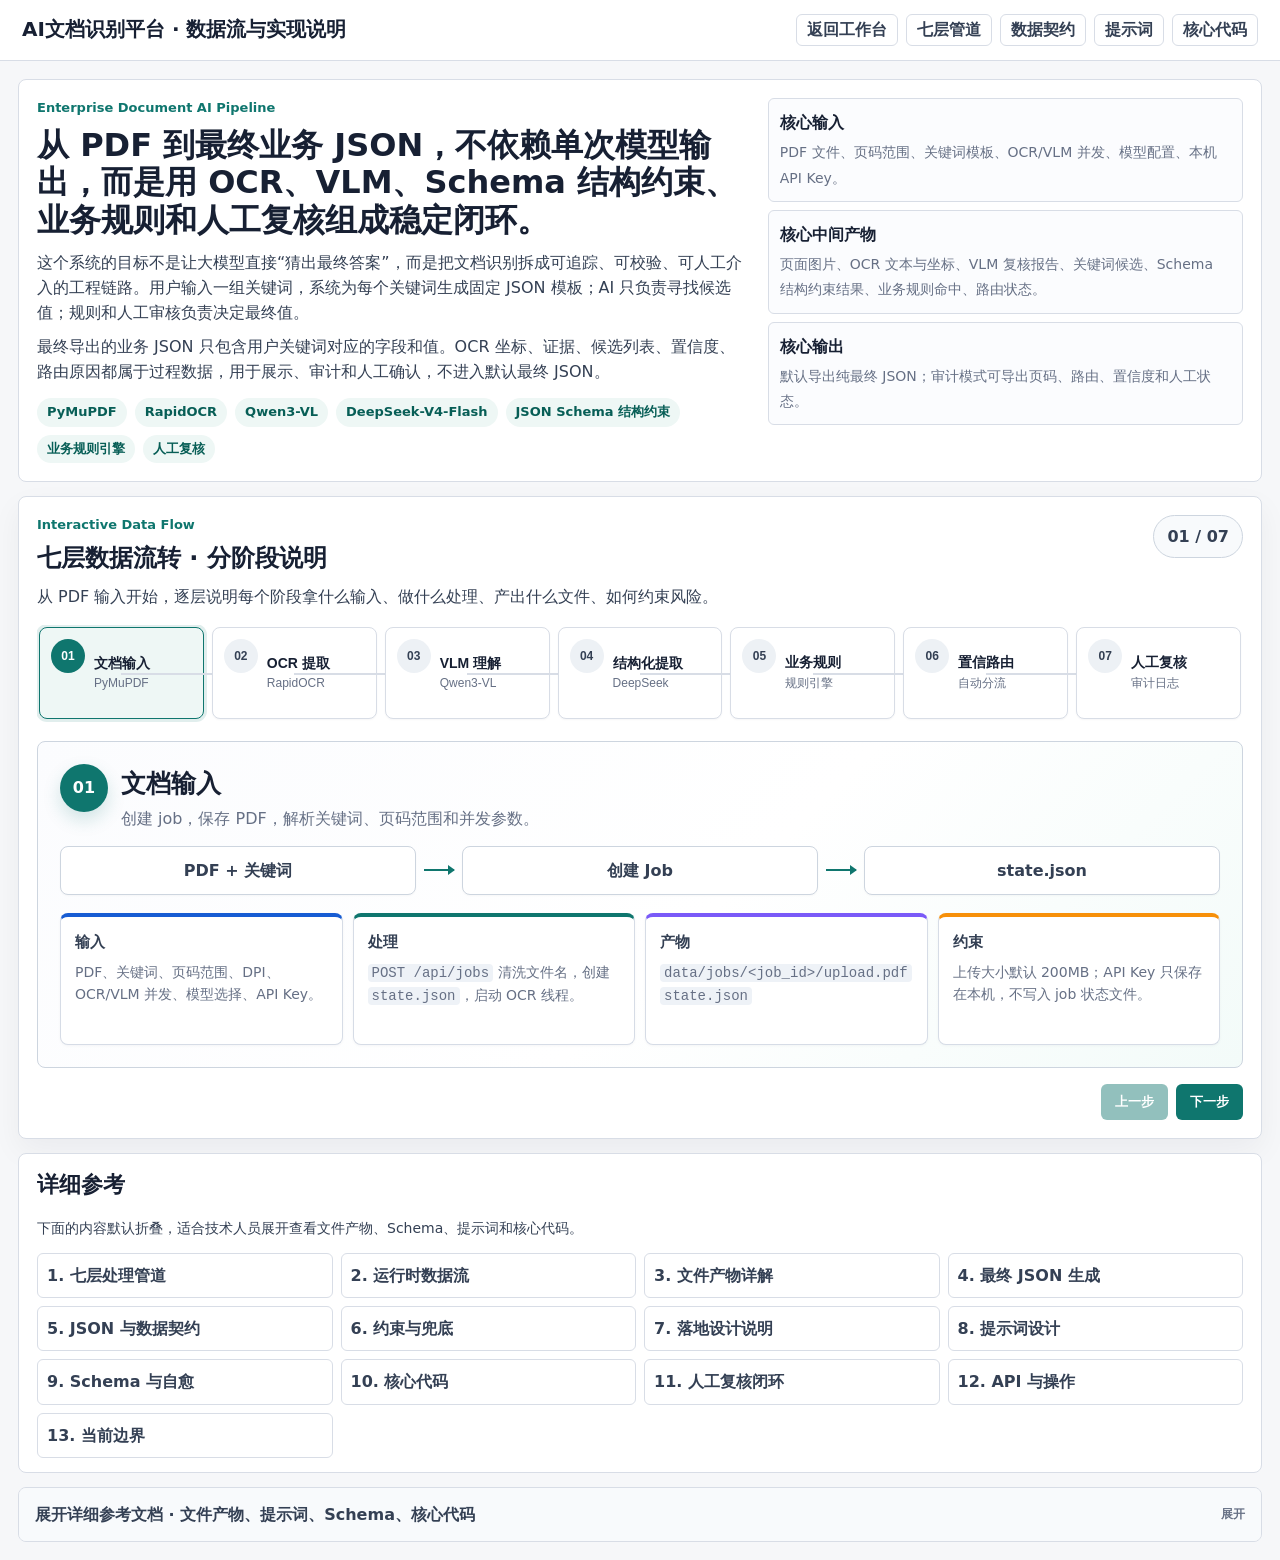
<file: templates/architecture.html>
<!doctype html>
<html lang="zh-CN">
<head>
  <meta charset="utf-8">
  <meta name="viewport" content="width=device-width, initial-scale=1">
  <title>AI文档识别平台 · 数据流与实现说明</title>
  <link rel="stylesheet" href="/static/architecture.css">
</head>
<body>
  <header>
    <h1>AI文档识别平台 · 数据流与实现说明</h1>
    <div class="nav">
      <a href="/">返回工作台</a>
      <a href="#pipeline">七层管道</a>
      <a href="#contracts">数据契约</a>
      <a href="#prompts">提示词</a>
      <a href="#code">核心代码</a>
    </div>
  </header>

  <main>
    <section class="hero">
      <div>
        <div class="eyebrow">Enterprise Document AI Pipeline</div>
        <h2>从 PDF 到最终业务 JSON，不依赖单次模型输出，而是用 OCR、VLM、Schema 结构约束、业务规则和人工复核组成稳定闭环。</h2>
        <p>这个系统的目标不是让大模型直接“猜出最终答案”，而是把文档识别拆成可追踪、可校验、可人工介入的工程链路。用户输入一组关键词，系统为每个关键词生成固定 JSON 模板；AI 只负责寻找候选值；规则和人工审核负责决定最终值。</p>
        <p>最终导出的业务 JSON 只包含用户关键词对应的字段和值。OCR 坐标、证据、候选列表、置信度、路由原因都属于过程数据，用于展示、审计和人工确认，不进入默认最终 JSON。</p>
        <div class="badgebar">
          <span class="badge">PyMuPDF</span>
          <span class="badge">RapidOCR</span>
          <span class="badge">Qwen3-VL</span>
          <span class="badge">DeepSeek-V4-Flash</span>
          <span class="badge">JSON Schema 结构约束</span>
          <span class="badge">业务规则引擎</span>
          <span class="badge">人工复核</span>
        </div>
      </div>
      <div class="summary">
        <div><b>核心输入</b><span>PDF 文件、页码范围、关键词模板、OCR/VLM 并发、模型配置、本机 API Key。</span></div>
        <div><b>核心中间产物</b><span>页面图片、OCR 文本与坐标、VLM 复核报告、关键词候选、Schema 结构约束结果、业务规则命中、路由状态。</span></div>
        <div><b>核心输出</b><span>默认导出纯最终 JSON；审计模式可导出页码、路由、置信度和人工状态。</span></div>
      </div>
    </section>

    <section class="walkthrough" id="walkthrough">
      <div class="walk-head">
        <div>
          <div class="eyebrow">Interactive Data Flow</div>
          <h2>七层数据流转 · 分阶段说明</h2>
          <p>从 PDF 输入开始，逐层说明每个阶段拿什么输入、做什么处理、产出什么文件、如何约束风险。</p>
        </div>
        <div class="walk-progress"><span id="walkProgress">01 / 07</span></div>
      </div>

      <div class="walk-tabs" role="tablist" aria-label="七层数据流转">
        <button class="walk-tab active" type="button" data-walk="0"><span>01</span><b>文档输入</b><small>PyMuPDF</small></button>
        <button class="walk-tab" type="button" data-walk="1"><span>02</span><b>OCR 提取</b><small>RapidOCR</small></button>
        <button class="walk-tab" type="button" data-walk="2"><span>03</span><b>VLM 理解</b><small>Qwen3-VL</small></button>
        <button class="walk-tab" type="button" data-walk="3"><span>04</span><b>结构化提取</b><small>DeepSeek</small></button>
        <button class="walk-tab" type="button" data-walk="4"><span>05</span><b>业务规则</b><small>规则引擎</small></button>
        <button class="walk-tab" type="button" data-walk="5"><span>06</span><b>置信路由</b><small>自动分流</small></button>
        <button class="walk-tab" type="button" data-walk="6"><span>07</span><b>人工复核</b><small>审计日志</small></button>
      </div>

      <div class="walk-panels">
        <article class="walk-panel active">
          <div class="panel-title"><span>01</span><div><h3>文档输入</h3><p>创建 job，保存 PDF，解析关键词、页码范围和并发参数。</p></div></div>
          <div class="stage-path"><span>PDF + 关键词</span><i></i><span>创建 Job</span><i></i><span>state.json</span></div>
          <div class="panel-grid">
            <div><b>输入</b><p>PDF、关键词、页码范围、DPI、OCR/VLM 并发、模型选择、API Key。</p></div>
            <div><b>处理</b><p><code>POST /api/jobs</code> 清洗文件名，创建 <code>state.json</code>，启动 OCR 线程。</p></div>
            <div><b>产物</b><p><code>data/jobs/&lt;job_id&gt;/upload.pdf</code><br><code>state.json</code></p></div>
            <div><b>约束</b><p>上传大小默认 200MB；API Key 只保存在本机，不写入 job 状态文件。</p></div>
          </div>
        </article>

        <article class="walk-panel">
          <div class="panel-title"><span>02</span><div><h3>OCR 提取</h3><p>把页面渲染成图片，并生成精确字符串池、坐标和置信度。</p></div></div>
          <div class="stage-path"><span>PDF 页面</span><i></i><span>渲染 + OCR</span><i></i><span>文本/坐标/置信度</span></div>
          <div class="panel-grid">
            <div><b>输入</b><p>原始 PDF、页码范围、DPI、OCR 重排开关、低置信阈值。</p></div>
            <div><b>处理</b><p>PyMuPDF 渲染页面，RapidOCR 识别文字块，按关键词筛选候选页。</p></div>
            <div><b>产物</b><p><code>pages/page_0001.png</code><br><code>texts/page_0001.txt</code><br><code>texts/page_0001.json</code><br><code>full_text.txt</code></p></div>
            <div><b>约束</b><p>OCR 文本只作为字符串候选池；不根据 OCR 换行和相邻关系判断字段归属。</p></div>
          </div>
        </article>

        <article class="walk-panel">
          <div class="panel-title"><span>03</span><div><h3>VLM 理解</h3><p>把页面图片和 OCR 文本一起交给视觉模型做图文互校。</p></div></div>
          <div class="stage-path"><span>页面图片 + OCR</span><i></i><span>视觉理解</span><i></i><span>复核报告</span></div>
          <div class="panel-grid">
            <div><b>输入</b><p>页面 PNG、OCR 文本、用户关键词、VLM prompt。</p></div>
            <div><b>处理</b><p>Qwen3-VL 看图判断版式、字段含义和归属，值优先从 OCR 文本中选。</p></div>
            <div><b>产物</b><p><code>vlm/page_0001.json</code>，包含复核报告、差异清单、是否需要人工复核。</p></div>
            <div><b>约束</b><p>禁止猜测；不确定就标人工复核；不使用训练知识判断日期是否合理。</p></div>
          </div>
        </article>

        <article class="walk-panel">
          <div class="panel-title"><span>04</span><div><h3>结构化提取</h3><p>根据关键词模板生成候选值，而不是直接生成最终答案。</p></div></div>
          <div class="stage-path"><span>模板 + 文本</span><i></i><span>候选抽取</span><i></i><span>结构合法 JSON</span></div>
          <div class="panel-grid">
            <div><b>输入</b><p>关键词模板、VLM 复核报告、OCR 文本、结构化 prompt。</p></div>
            <div><b>处理</b><p>DeepSeek-V4-Flash 输出 <code>template_fields[].candidates[]</code>；JSON Schema 做结构约束。</p></div>
            <div><b>产物</b><p><code>extracted/page_0001.json</code>：候选、证据、Schema 结果、原始 VLM 文本。</p></div>
            <div><b>约束</b><p>Schema 只校字段、类型、必填项、枚举和多余字段；不判断业务值是否正确。</p></div>
          </div>
        </article>

        <article class="walk-panel">
          <div class="panel-title"><span>05</span><div><h3>业务规则校验</h3><p>在结构合法之后，判断候选和值是否需要人工复核。</p></div></div>
          <div class="stage-path"><span>候选/最终值</span><i></i><span>硬规则校验</span><i></i><span>validation + final_fields</span></div>
          <div class="panel-grid">
            <div><b>输入</b><p><code>template_fields</code>、候选列表、<code>final_value</code>、历史页结果。</p></div>
            <div><b>处理</b><p>检查缺失候选、多候选、低置信、语义不匹配、金额/日期/税号/重复发票号。</p></div>
            <div><b>产物</b><p><code>validation</code>、<code>final_fields</code>、<code>rule_hits</code>、<code>low_confidence_fields</code>。</p></div>
            <div><b>约束</b><p>规则校验不调用 AI。它基于候选和最终值生成结论，并决定是否升级人工。</p></div>
          </div>
        </article>

        <article class="walk-panel">
          <div class="panel-title"><span>06</span><div><h3>置信度路由</h3><p>把每页送到自动通过、人工复核或拒绝。</p></div></div>
          <div class="stage-path"><span>规则结果</span><i></i><span>路由决策</span><i></i><span>自动/人工/拒绝</span></div>
          <div class="panel-grid">
            <div><b>输入</b><p>规则错误、规则警告、低置信字段、最终字段数量、人工状态。</p></div>
            <div><b>处理</b><p>计算 <code>routing</code>：<code>auto_approve</code>、<code>human_review</code>、<code>rejected</code>。</p></div>
            <div><b>产物</b><p><code>extraction_summary</code> 和 <code>quality_summary</code>，供工作台顶部汇总展示。</p></div>
            <div><b>约束</b><p>只让高置信、无规则问题的页面自动过；有歧义就人工复核。</p></div>
          </div>
        </article>

        <article class="walk-panel">
          <div class="panel-title"><span>07</span><div><h3>人工复核</h3><p>人选择候选或手动填写，最终生成固定关键词 JSON。</p></div></div>
          <div class="stage-path"><span>候选 + 证据</span><i></i><span>人工确认</span><i></i><span>最终 JSON</span></div>
          <div class="panel-grid">
            <div><b>输入</b><p>候选值、OCR bbox、规则原因、VLM 报告、人工处理原因。</p></div>
            <div><b>处理</b><p>候选默认选第一个；再次点击取消；保存后写入 <code>final_value</code>，通过后设置人工状态。</p></div>
            <div><b>产物</b><p><code>final_fields</code>、默认导出的最终 JSON、<code>review_samples.jsonl</code>。</p></div>
            <div><b>约束</b><p>默认导出只保留关键词和值；bbox、证据、候选列表仅用于审计和人工核验。</p></div>
          </div>
        </article>
      </div>

      <div class="walk-actions">
        <button id="walkPrev" type="button">上一步</button>
        <button id="walkNext" type="button">下一步</button>
      </div>
    </section>

    <section class="section compact-section">
      <h2>详细参考</h2>
      <p class="muted">下面的内容默认折叠，适合技术人员展开查看文件产物、Schema、提示词和核心代码。</p>
      <div class="toc">
        <a href="#pipeline">1. 七层处理管道</a>
        <a href="#runtime">2. 运行时数据流</a>
        <a href="#artifacts">3. 文件产物详解</a>
        <a href="#final-json">4. 最终 JSON 生成</a>
        <a href="#contracts">5. JSON 与数据契约</a>
        <a href="#constraints">6. 约束与兜底</a>
        <a href="#design-notes">7. 落地设计说明</a>
        <a href="#prompts">8. 提示词设计</a>
        <a href="#schema">9. Schema 与自愈</a>
        <a href="#code">10. 核心代码</a>
        <a href="#review">11. 人工复核闭环</a>
        <a href="#api">12. API 与操作</a>
        <a href="#limits">13. 当前边界</a>
      </div>
    </section>

    <details class="reference-doc">
      <summary>展开详细参考文档 · 文件产物、提示词、Schema、核心代码</summary>
      <div class="reference-body">

    <section id="pipeline" class="section">
      <h2>1. 七层处理管道</h2>
      <div class="flow">
        <div class="step"><span class="step-no">01</span><b>文档输入</b><small>PyMuPDF</small><p>上传 PDF，解析页码范围，按 DPI 渲染每页图片，建立 job 状态和页面目录。</p></div>
        <div class="step"><span class="step-no">02</span><b>OCR 提取</b><small>RapidOCR</small><p>识别文字、坐标、置信度，生成全文 OCR、逐页文本和 OCR JSON。</p></div>
        <div class="step"><span class="step-no">03</span><b>VLM 理解</b><small>Qwen3-VL</small><p>把页面图片和 OCR 文本一起交给多模态模型，输出复核报告和差异说明。</p></div>
        <div class="step"><span class="step-no">04</span><b>结构化提取</b><small>DeepSeek + Schema 结构约束</small><p>根据用户关键词生成模板，AI 为每个关键词归集候选值；Schema 只校字段、类型、必填项和枚举。</p></div>
        <div class="step"><span class="step-no">05</span><b>业务规则校验</b><small>数据合理性校验</small><p>在结构合法之后，再检查缺失候选、多候选、低置信、语义不匹配、金额/日期等业务规则。</p></div>
        <div class="step"><span class="step-no">06</span><b>置信度路由</b><small>自动分流</small><p>根据规则错误、警告、低置信字段和人工状态决定自动通过、人工复核或拒绝。</p></div>
        <div class="step"><span class="step-no">07</span><b>人工复核</b><small>审计日志</small><p>人工选择候选或手动填写最终值，保存样本，生成固定字段最终 JSON。</p></div>
      </div>
      <p class="note">设计原则：模型负责理解和候选生成，JSON Schema 负责结构稳定，业务规则负责数据合理性，人工复核负责低置信兜底。AI 不直接写入关键业务状态，最终 JSON 必须经过模板、规则和人工/自动路由。</p>
    </section>

    <section id="runtime" class="section">
      <h2>2. 运行时数据流</h2>
      <div class="diagram">
        <div class="lane"><div class="lane-title">用户输入</div><div class="lane-body">PDF、关键词、页码范围、DPI、OCR 并发、VLM 并发、模型、API Key。</div></div>
        <div class="lane"><div class="lane-title">任务状态</div><div class="lane-body"><code>JobStore</code> 保存 <code>state.json</code>，包括 <code>page_results</code>、<code>vlm_results</code>、<code>extracted_results</code>、<code>quality_summary</code>。</div></div>
        <div class="lane"><div class="lane-title">文件产物</div><div class="lane-body"><code>pages/page_0001.png</code>、<code>texts/page_0001.txt</code>、<code>texts/page_0001.json</code>、<code>vlm/page_0001.json</code>、<code>extracted/page_0001.json</code>。</div></div>
        <div class="lane"><div class="lane-title">结构化结果</div><div class="lane-body"><code>template_fields</code> 存候选和过程证据，<code>final_fields</code> 存最终确认字段，<code>validation</code> 存规则结果，<code>routing</code> 存流转结论。</div></div>
        <div class="lane"><div class="lane-title">导出结果</div><div class="lane-body">默认 <code>/api/jobs/&lt;job_id&gt;/export</code> 只返回最终字段 JSON；<code>?include_review=1</code> 返回审计包。</div></div>
      </div>
    </section>

    <section id="artifacts" class="section">
      <h2>3. 文件产物详解</h2>
      <p>系统按 job 隔离所有运行时文件。一个任务会落在 <code>data/jobs/&lt;job_id&gt;/</code> 目录下。私密 API Key 不写入这里，重启后从本机 <code>local_settings.json</code> 读取。</p>
      <h3>目录结构</h3>
      <pre><code>data/
  jobs/
    20260709_131500_ab12cd34/
      state.json
      upload.pdf
      full_text.txt
      pages/
        page_0001.png
      texts/
        page_0001.txt
        page_0001.json
      vlm/
        page_0001.json
      extracted/
        page_0001.json
      audit.jsonl
  keyword_history.json
  review_samples.jsonl</code></pre>
      <h3>每个文件的作用</h3>
      <table>
        <thead><tr><th>文件/目录</th><th>由谁生成</th><th>内容</th><th>用途</th></tr></thead>
        <tbody>
          <tr><td><code>state.json</code></td><td><code>JobStore.save()</code></td><td>任务公开状态、页数、OCR 结果摘要、VLM 结果摘要、结构化摘要、质量汇总。</td><td>前端轮询 <code>/api/jobs/&lt;job_id&gt;</code> 的主要数据源；也用于历史列表恢复。</td></tr>
          <tr><td><code>upload.pdf</code></td><td><code>POST /api/jobs</code></td><td>用户上传 PDF，文件名经过 <code>safe_name()</code> 清洗。</td><td>后续页面渲染、OCR 重跑、VLM 图片输入都依赖原始 PDF。</td></tr>
          <tr><td><code>pages/page_0001.png</code></td><td><code>OcrService.render_page()</code></td><td>PyMuPDF 按 DPI 渲染出的单页图片。</td><td>前端预览、VLM 图片输入、bbox 高亮底图。</td></tr>
          <tr><td><code>texts/page_0001.txt</code></td><td>OCR 阶段</td><td>本页 OCR 纯文本。</td><td>作为 VLM 底稿和结构化提取的文本输入。</td></tr>
          <tr><td><code>texts/page_0001.json</code></td><td>OCR 阶段</td><td>OCR 块数组，包含文本、坐标、置信度。</td><td>为候选值挂载 <code>ocr_value</code>、<code>ocr_score</code>、<code>bbox</code>，供人工定位核验。</td></tr>
          <tr><td><code>full_text.txt</code></td><td>OCR 阶段</td><td>所有页面 OCR 文本拼接。</td><td>下载全文 OCR、调试 OCR 覆盖情况。</td></tr>
          <tr><td><code>vlm/page_0001.json</code></td><td><code>VlmService.run_page()</code></td><td>VLM 复核报告、模型名、耗时、usage、是否需要人工复核。</td><td>结构化提取的上游语义输入；也用于前端“AI 美化展示”。</td></tr>
          <tr><td><code>extracted/page_0001.json</code></td><td><code>ExtractionService.save_result()</code></td><td>结构化结果、候选、Schema 结构约束结果、规则结果、路由、最终字段。</td><td>人工审核、最终 JSON 导出、审计导出、质量汇总。</td></tr>
          <tr><td><code>audit.jsonl</code></td><td><code>AuditLog</code></td><td>OCR/VLM/结构化/人工审核/导出等事件流水。</td><td>排障、回放、审计。</td></tr>
          <tr><td><code>data/review_samples.jsonl</code></td><td><code>ReviewSamples.write_field_change()</code></td><td>人工修改样本：候选列表、模型值、人工值、OCR 文本、VLM 报告。</td><td>后续 few-shot、规则优化、字段同义词表和训练数据。</td></tr>
          <tr><td><code>data/keyword_history.json</code></td><td><code>record_keyword_history()</code></td><td>最近使用过的关键词组合。</td><td>前端关键词输入联想。</td></tr>
        </tbody>
      </table>

      <h3>state.json 关键字段</h3>
      <table>
        <thead><tr><th>字段</th><th>含义</th></tr></thead>
        <tbody>
          <tr><td><code>page_results</code></td><td>OCR 页级摘要：页码、字数、命中关键词、平均置信度、低置信块数量、是否候选页。</td></tr>
          <tr><td><code>vlm_results</code></td><td>VLM 页级状态：queued/running/done/failed、模型、复核文本、是否需要人工复核。</td></tr>
          <tr><td><code>extracted_results</code></td><td>结构化页级摘要：routing、doc_type、confidence、低置信字段、规则命中。</td></tr>
          <tr><td><code>extraction_summary</code></td><td>按路由聚合的页数：auto_approve、human_review、rejected、failed。</td></tr>
          <tr><td><code>quality_summary</code></td><td>质量面板数据：路由分布、低置信字段统计、规则命中统计。</td></tr>
          <tr><td><code>page_numbers</code></td><td>本任务实际处理的页码范围。VLM 批量提交会校验只能提交这些页。</td></tr>
        </tbody>
      </table>
    </section>

    <section id="final-json" class="section">
      <h2>4. 最终 JSON 是怎么生成的</h2>
      <p class="note">核心结论：规则校验不是负责“填值”的模型步骤。AI 负责生成候选；程序可在极高置信强匹配时自动选择；人工审核可以选择候选或手动填写；业务规则负责判断这些值是否需要人工复核，并把已确认值汇总成 <code>final_fields</code>。</p>

      <h3>数据对象之间的关系</h3>
      <pre><code>用户关键词
  ↓ build_template()
template_fields["发票号"]              # 固定模板字段
  ↓ LLM 只填 candidates[]
candidates[]                          # 多个候选，不是最终答案
  ↓ 自动强匹配 / 人工选择 / 手动填写
final_value                           # 单个字段的最终确认值
  ↓ validate_document()
final_fields                          # 本页最终字段字典
  ↓ ExportService.export_job()
最终业务 JSON                          # 默认导出，只保留关键词和值</code></pre>

      <h3>三个填值来源</h3>
      <table>
        <thead><tr><th>来源</th><th>什么时候发生</th><th>写入哪里</th><th>说明</th></tr></thead>
        <tbody>
          <tr><td>AI 候选</td><td>结构化提取阶段</td><td><code>template_fields[key].candidates[]</code></td><td>AI 不应该直接拍板最终值，主要提供候选值、识别成什么字段、置信度和证据。</td></tr>
          <tr><td>程序自动选择</td><td>业务规则校验阶段</td><td><code>final_value</code>、<code>selected_candidate_index</code>、<code>review_status=auto_selected</code></td><td>只有一个候选、置信度 >= 0.9、且候选识别名和关键词语义强匹配时才自动填。</td></tr>
          <tr><td>人工审核</td><td>人工复核阶段</td><td><code>final_value</code>、<code>manual_value</code>、<code>selected_candidate_index</code>、<code>review_status</code></td><td>人工可以选择候选，也可以手填。候选默认选第一个；再次点击已选候选会取消，保存后留空。</td></tr>
        </tbody>
      </table>

      <h3>自动选择逻辑</h3>
      <pre><code># ocr_app/validation.py
if not field.get("final_value") and len(candidates) == 1 and best and best.get("confidence", 0) >= 0.9:
    recognized = (best.get("recognized_as") or "").replace(" ", "")
    compact_name = str(name).replace(" ", "")
    if compact_name and (compact_name in recognized or recognized in compact_name):
        field["final_value"] = best.get("value", "")
        field["selected_candidate_index"] = 0
        field["review_status"] = "auto_selected"
        best["selected"] = True</code></pre>

      <h3>人工保存逻辑</h3>
      <pre><code># ocr_app/extraction.py
manual_value = str(value.get("manual_value") or "").strip()
final_value = manual_value

if not final_value and isinstance(selected, int) and 0 <= selected < len(candidates):
    final_value = candidates[selected].get("value", "")
    for idx, candidate in enumerate(candidates):
        candidate["selected"] = idx == selected
else:
    for candidate in candidates:
        candidate["selected"] = False

current["selected_candidate_index"] = selected
current["manual_value"] = manual_value
current["final_value"] = final_value
current["review_status"] = "manual" if manual_value else "accepted" if final_value else "pending"</code></pre>

      <h3>规则校验后得到什么结果</h3>
      <table>
        <thead><tr><th>输出字段</th><th>作用</th></tr></thead>
        <tbody>
          <tr><td><code>validation.errors</code></td><td>错误级规则结果，例如结构化失败或关键字段无法解析。</td></tr>
          <tr><td><code>validation.warnings</code></td><td>警告级规则结果，例如多候选、语义不匹配、低置信。</td></tr>
          <tr><td><code>validation.rules</code></td><td>完整规则命中列表，前端规则页展示。</td></tr>
          <tr><td><code>validation.low_confidence_fields</code></td><td>低置信字段列表，用于质量汇总和路由。</td></tr>
          <tr><td><code>routing</code></td><td>本页流向：auto_approve、human_review、rejected。</td></tr>
          <tr><td><code>final_fields</code></td><td>只收集已有 <code>final_value</code> 的关键词字段，是默认导出的来源。</td></tr>
        </tbody>
      </table>

      <h3>导出逻辑</h3>
      <pre><code># ocr_app/export.py
if item.get("template_fields"):
    fields = item.get("final_fields") if isinstance(item.get("final_fields"), dict) else {}
    if not fields:
        fields = {
            key: field.get("final_value", "")
            for key, field in (item.get("template_fields") or {}).items()
            if isinstance(field, dict)
        }
    for key, value in fields.items():
        if value and not final_fields.get(key):
            final_fields[key] = value

if has_template_result and not include_review:
    return final_fields</code></pre>
      <p class="warn note">所以回答你的问题：不是“规则校验完 AI 自动填到关键词 JSON”。更准确是：AI 先生成候选；程序/人工把某个候选或手填值写入 <code>final_value</code>；规则校验基于 <code>final_value</code> 生成 <code>final_fields</code> 和路由；最终导出只拿 <code>final_fields</code>。</p>
    </section>

    <section id="contracts" class="section">
      <h2>5. JSON 与数据契约</h2>
      <div class="grid two">
        <div class="card">
          <b>用户关键词模板</b>
          <span>用户输入 10 个关键词，就生成 10 个固定字段。字段 key 不能被模型新增或删除。</span>
          <pre><code>{
  "发票号": {
    "label": "发票号",
    "keyword": "发票号",
    "final_value": "",
    "review_status": "pending",
    "selected_candidate_index": null,
    "candidates": []
  }
}</code></pre>
        </div>
        <div class="card">
          <b>最终成果 JSON</b>
          <span>只保留关键词字段和值，不包含 bbox、证据、多个候选、置信度等过程字段。</span>
          <pre><code>{
  "发票号": "031002400111",
  "金额": "2680.00",
  "日期": "2026-06-15",
  "销售方": "示例科技有限公司"
}</code></pre>
        </div>
      </div>
      <h3>模板候选字段</h3>
      <pre><code>{
  "value": "031002400111",
  "recognized_as": "发票代码",
  "source": "ocr",
  "confidence": 0.82,
  "evidence": "OCR 块命中发票代码 031002400111",
  "ocr_value": "发票代码 031002400111",
  "ocr_score": 0.91,
  "bbox": [[120, 88], [360, 88], [360, 116], [120, 116]],
  "selected": false
}</code></pre>
      <p class="note">候选字段里的 <code>bbox</code> 是 OCR 文字块坐标，只用于页面高亮和人工核验。默认导出时会被剔除。</p>
    </section>

    <section id="constraints" class="section">
      <h2>6. 约束、校验与兜底</h2>
      <div class="grid four">
        <div class="card"><b>提示词约束</b><span>要求模型只输出 JSON，不要 Markdown，不要额外解释；字段必须来自用户关键词模板。</span></div>
        <div class="card"><b>JSON Schema 结构约束</b><span>只校验字段名、类型、候选数组、置信度范围、source 枚举和多余字段；不判断字段值是否业务正确。</span></div>
        <div class="card"><b>重试修复</b><span>Schema 或 JSON 解析失败时，把错误作为 error hint 重新要求模型修复。</span></div>
        <div class="card"><b>硬规则引擎</b><span>对缺失候选、多候选、低置信、语义不匹配等结果做业务拦截。</span></div>
      </div>
      <h3>Schema 结构约束片段</h3>
      <pre><code>source: ocr | vlm | manual | unknown
confidence: number, minimum 0, maximum 1
template_fields.required: 用户输入的全部关键词
template_fields.additionalProperties: false
candidates.required: value, recognized_as, source, confidence, evidence</code></pre>
      <h3>路由规则</h3>
      <table>
        <thead><tr><th>状态</th><th>触发条件</th><th>后续动作</th></tr></thead>
        <tbody>
          <tr><td>自动通过</td><td>模板字段均有最终值，未命中错误或警告规则。</td><td>可进入默认最终 JSON。</td></tr>
          <tr><td>人工复核</td><td>缺失候选、多候选、低置信、语义不匹配、人工未确认。</td><td>进入人工审核页，选择候选或手动填写。</td></tr>
          <tr><td>拒绝</td><td>结构化失败、关键错误、人工拒绝。</td><td>默认导出跳过；审计导出保留状态。</td></tr>
        </tbody>
      </table>
    </section>

    <section id="design-notes" class="section">
      <h2>7. 落地设计说明</h2>
      <div class="grid two">
        <div class="card">
          <b>识别可靠性设计</b>
          <span>核心思路是 OCR 和 VLM 分工，而不是二选一。OCR 负责提供精确字符串池，VLM 负责看图片版式和字段归属，后端规则和人工审核负责兜底。</span>
        </div>
        <div class="card">
          <b>JSON 稳定性设计</b>
          <span>不要让 LLM 自己设计结构。先给完整模板，再用 JSON Schema 做运行时结构校验，失败后把错误原文反馈给同一个模型自愈重试。</span>
        </div>
      </div>

      <h3>OCR + VLM 分工</h3>
      <table>
        <thead><tr><th>层</th><th>优势</th><th>风险</th><th>系统约束</th></tr></thead>
        <tbody>
          <tr><td>OCR</td><td>数字、金额、日期、编号字符本身更稳定。</td><td>排版顺序、换行、相邻关系、上下文归属可能错。</td><td>只作为字符串候选池，不根据 OCR 排版推断甲乙方、金额归属。</td></tr>
          <tr><td>VLM</td><td>能看图片版式、表格关系、字段标签和视觉上下文。</td><td>可能幻觉、漏字、把不确定字段强行填值。</td><td>必须以图片版式判断字段含义，值优先从 OCR 文本中选；不确定就标人工复核。</td></tr>
          <tr><td>后端规则</td><td>稳定、可解释、可回放。</td><td>只能校验明确规则，不能理解复杂语义。</td><td>金额、日期、税号、重复发票号、候选数量、低置信度等全部过规则。</td></tr>
          <tr><td>人工审核</td><td>处理歧义和低置信字段。</td><td>有人工成本。</td><td>只把真正有歧义的单子送人工，且保存样本用于后续优化。</td></tr>
        </tbody>
      </table>

      <h3>候选值而不是单值强提取</h3>
      <p>宽泛关键词，例如“金额”，天然可能对应支付金额、贷款金额、价税合计、不含税金额、税额。系统不要求模型猜一个唯一值，而是要求模型返回 candidates 数组，人工或规则再决定最终值。</p>
      <pre><code>{
  "金额": {
    "candidates": [
      {
        "value": "1200.00",
        "source": "ocr",
        "confidence": 0.92,
        "recognized_as": "价税合计",
        "evidence": "价税合计 1200.00"
      },
      {
        "value": "1034.48",
        "source": "vlm",
        "confidence": 0.75,
        "recognized_as": "不含税金额",
        "evidence": "不含税金额栏"
      }
    ],
    "final_value": ""
  }
}</code></pre>

      <h3>置信度路由</h3>
      <div class="grid three">
        <div class="card"><b>自动入库</b><span>全字段置信度高、VLM 复核通过、Schema 结构合法，且业务规则校验通过。</span></div>
        <div class="card"><b>人工审核</b><span>部分字段低置信、多候选、VLM 标注需要复核、关键字段为空或语义不匹配。</span></div>
        <div class="card"><b>拒绝/重传</b><span>结构化完全失败、无可用 VLM 报告、核心字段无法解析且没有候选。</span></div>
      </div>

      <h3>业务规则交叉校验</h3>
      <table>
        <thead><tr><th>规则</th><th>实现方式</th><th>命中后处理</th></tr></thead>
        <tbody>
          <tr><td>金额三方校验</td><td>不含税金额 + 税额 ≈ 含税总额，误差超过 0.02 元报警。</td><td>升级人工复核，不直接自动过。</td></tr>
          <tr><td>日期格式</td><td>支持 20260101、2026-01-01、2026年1月1日 等格式归一解析。</td><td>解析失败进入规则错误。</td></tr>
          <tr><td>税号格式</td><td>15/18/20 位数字和大写字母。</td><td>格式可疑进入人工复核。</td></tr>
          <tr><td>同批次重复发票号</td><td>同一个 job 内对已提取结果做重复检测。</td><td>标记警告，进入人工确认。</td></tr>
          <tr><td>页级独立路由</td><td>每页独立跑 OCR、VLM、结构化、规则和路由。</td><td>一页自动过不影响另一页人工复核。</td></tr>
        </tbody>
      </table>
    </section>

    <section id="prompts" class="section">
      <h2>8. 提示词设计</h2>
      <h3>VLM 复核提示词：看图那一层</h3>
      <p>这一层的任务是图文互校，不是直接提取最终 JSON。输出故意使用自然语言报告，让视觉模型充分说明依据、差异和不确定点，后面再交给结构化提取层处理。</p>
      <pre><code>请作为“文档字段核对助手”处理这页扫描件。

你会同时收到：
1. 页面图片
2. 本页 OCR 文本

核对规则：
1. OCR 文本排版可能混乱，但数字、编号、日期、金额通常更准确。
2. OCR 字符串之间的先后顺序、换行、相邻关系可能完全混乱，不要根据 OCR 排版推断字段归属或逻辑关系。
3. 字段含义、位置、归属、表格关系、甲乙方关系必须以页面图片中的视觉版式和明确标签为准。
4. 请根据图片判断字段含义，再优先从 OCR 文本中选取精确字段值。
5. 如果 OCR 与图片不一致、图片不清晰、存在多个候选值，必须标记“需要人工复核”。
6. 不要猜测，不要补全不存在的信息。
7. 不要使用训练知识或知识截止时间去判断日期是否合理。

输出格式必须包含：
## 复核结论
## 字段结果
## 差异清单</code></pre>
      <h3>VLM 动态注入</h3>
      <pre><code>if keywords:
    prompt += "\n本文件的筛选关键词：" + "、".join(keywords)
    prompt += "\n请优先围绕这些关键词识别相关字段、数值、日期、单位名称和页面证据。"

if ocr_text:
    prompt += "\n\n本页 OCR 文本如下，作为核对底稿：\n```text\n" + ocr_text[:12000] + "\n```"
else:
    prompt += "\n\n本页没有可用 OCR 文本，请仅根据图片识别，并在复核原因中说明。"</code></pre>
      <p class="note">规则 2 是核心：OCR 排版关系不可信。规则 7 用来防止模型因为训练知识或知识截止时间对 2026 年单据做幻觉判断。</p>

      <h3>Extraction Prompt：结构化提取那一层</h3>
      <p>这一层只吃文本，不看图。输入是 VLM 报告 + OCR 文本，输出是严格 JSON。视觉模型和结构化模型分开：VLM 用 Qwen3-VL，文本到 JSON 用 DeepSeek-V4-Flash。</p>
      <pre><code>你是文档关键词模板抽取引擎。请只输出合法 JSON，不要输出 Markdown。

用户会给出一组关键词。每个关键词都是最终 JSON 的目标字段，不能增加字段，不能删除字段。
你的任务不是自由总结文档字段，而是为每个关键词寻找候选值。

规则：
1. template_fields 的 key 必须和给定关键词完全一致。
2. 每个关键词可以有 0 到多个 candidates。
3. 如果识别到的字段名和关键词不完全一致，也可以作为候选，
   但必须在 recognized_as 中写出它在文档里实际像什么字段。
4. 如果关键词较宽泛，例如“金额”，应返回多个相关候选。
5. 不要把候选值直接当最终值，final_value 默认留空，
   除非字段名强匹配且置信度很高。
6. confidence 取 0 到 1。source 只能是 ocr、vlm、manual 或 unknown。</code></pre>
      <h3>Extraction 动态注入</h3>
      <pre><code>prompt += "\n\n关键词列表：\n" + json.dumps(keywords or [], ensure_ascii=False)
prompt += "\n\n必须填充的 JSON 模板：\n" + json.dumps({"template_fields": template}, ensure_ascii=False, indent=2)

if error_hint:
    prompt += "\n上一次输出解析失败，请修复为严格 JSON。错误：" + error_hint[:500]

prompt += "\n\nVLM 复核报告：\n" + (vlm_text or "")[:12000]
prompt += "\n\nOCR 文本：\n" + (ocr_text or "")[:12000]</code></pre>
      <h3>模板骨架示例</h3>
      <pre><code>{
  "template_fields": {
    "发票号": {
      "label": "发票号",
      "keyword": "发票号",
      "final_value": "",
      "review_status": "pending",
      "selected_candidate_index": null,
      "candidates": []
    },
    "金额": {
      "label": "金额",
      "keyword": "金额",
      "final_value": "",
      "review_status": "pending",
      "selected_candidate_index": null,
      "candidates": []
    }
  }
}</code></pre>
      <p class="warn note">关键点：提示词不是唯一约束。提示词只负责第一层行为引导，后面还有 JSON Schema 结构约束、业务规则、路由、人工审核和审计日志。Schema 不负责判断业务值对不对。</p>
    </section>

    <section id="schema" class="section">
      <h2>9. JSON Schema 结构约束与自愈重试</h2>
      <p class="note">这里的 JSON Schema 属于结构化提取阶段的格式和结构约束层。它保证模型输出可解析、字段完整、类型正确，但不判断发票号是否真实、金额是否应该选价税合计、日期是否和行程匹配。这些属于下一层业务规则和人工复核。</p>
      <h3>为什么先给模板，不让 LLM 设计结构</h3>
      <p>最有效的格式稳定手段，是在 prompt 里直接给完整 JSON 骨架，让 LLM 只负责填 candidates，不负责设计 key。不给骨架时，模型可能把“发票号”写成 <code>invoice_number</code>、<code>发票号码</code> 或自己新增字段。</p>

      <h3>动态 Schema 构建</h3>
      <pre><code>def build_template_schema(template_fields):
    field_names = list(template_fields.keys())
    field_schema = {
        "type": "object",
        "required": ["label", "keyword", "final_value", "review_status",
                     "selected_candidate_index", "candidates"],
        "properties": {
            "label": {"type": "string"},
            "keyword": {"type": "string"},
            "final_value": {"type": "string"},
            "review_status": {"type": "string"},
            "selected_candidate_index": {"anyOf": [{"type": "integer"}, {"type": "null"}]},
            "candidates": {
                "type": "array",
                "items": {
                    "type": "object",
                    "required": ["value", "recognized_as", "source", "confidence", "evidence"],
                    "properties": {
                        "value": {"type": "string"},
                        "recognized_as": {"type": "string"},
                        "source": {"enum": ["ocr", "vlm", "manual", "unknown"]},
                        "confidence": {"type": "number", "minimum": 0, "maximum": 1},
                        "evidence": {"type": "string"}
                    }
                }
            }
        }
    }
    return {
        "type": "object",
        "required": ["doc_type", "template_fields"],
        "properties": {
            "doc_type": {"type": "string"},
            "template_fields": {
                "type": "object",
                "required": field_names,
                "properties": {name: field_schema for name in field_names},
                "additionalProperties": False
            }
        }
    }</code></pre>

      <h3>错误信息精确到路径</h3>
      <pre><code>def validate_template_payload(payload, template_fields):
    schema = build_template_schema(template_fields)
    validator = Draft202012Validator(schema)
    errors = sorted(validator.iter_errors(payload), key=lambda e: list(e.path))
    return [
        (".".join(str(p) for p in e.path) or "$") + ": " + e.message
        for e in errors
    ]</code></pre>

      <h3>自愈重试</h3>
      <pre><code>last_error = ""
for attempt in range(3):
    raw = call_llm(..., error_hint=last_error)
    try:
        parsed = extract_json_fragment(raw)
        errors = validate_schema(parsed)
        if errors:
            raise ValueError("Schema 校验失败：" + "; ".join(errors[:3]))
        return parsed
    except (json.JSONDecodeError, ValueError) as exc:
        last_error = str(exc)</code></pre>

      <h3>容错解析</h3>
      <pre><code>def extract_json_fragment(text):
    text = text.strip()
    if text.startswith("```"):
        text = re.sub(r"^```(?:json)?\s*", "", text)
        text = re.sub(r"\s*```$", "", text)
    try:
        return json.loads(text)
    except json.JSONDecodeError:
        pass
    start, end = text.find("{"), text.rfind("}")
    if start >= 0 and end > start:
        return json.loads(text[start:end + 1])
    raise ValueError("LLM 未返回合法 JSON")</code></pre>

      <p class="note">不建议再套一层“格式校验 Agent”。把 Schema 错误直接反馈给原模型重试，通常效果接近，成本和延迟更低。</p>
    </section>

    <section id="code" class="section">
      <h2>10. 核心代码说明</h2>
      <div class="codegrid">
        <div>
          <h3>服务初始化</h3>
          <pre><code># ocr_app/routes.py
service_lock = threading.Lock()

def get_services():
    global ocr_service, vlm_service
    if ocr_service is None:
        with service_lock:
            if ocr_service is None:
                ocr_service = OcrService(
                    store,
                    lambda job_id, page_no: vlm_service.schedule(job_id, page_no),
                    audit_log,
                )
                vlm_service = VlmService(
                    store,
                    ocr_service.render_page,
                    audit_log,
                    extraction_service,
                )
    return ocr_service, vlm_service</code></pre>
        </div>
        <div>
          <h3>结构化调用与 Schema 重试</h3>
          <pre><code># ocr_app/extraction.py
for attempt in range(3):
    raw = self.call_llm(api_key, model, vlm_text, ocr_text, keywords, template, last_error)
    parsed = self.extract_json_fragment(raw)
    parsed["template_fields"] = merged_template
    schema_errors = validate_template_payload(parsed, template)
    if schema_errors:
        raise ValueError("JSON Schema 校验失败：" + "; ".join(schema_errors[:5]))
    document = normalize_extracted(parsed, page_no=page_no, raw_vlm_text=vlm_text)
    validation = validate_document(document, existing)
    document["routing"] = validation["routing"]</code></pre>
        </div>
        <div>
          <h3>候选排序</h3>
          <pre><code># ocr_app/validation.py
def candidate_rank(candidate, label):
    recognized = (candidate.get("recognized_as") or "").replace(" ", "")
    compact_label = str(label or "").replace(" ", "")
    semantic = 0
    if recognized and compact_label and (compact_label in recognized or recognized in compact_label):
        semantic = 0.18
    ocr_support = 0.08 if candidate.get("ocr_value") or candidate.get("bbox") else 0
    ocr_score = float(candidate.get("ocr_score") or 0) * 0.06
    return float(candidate.get("confidence") or 0) + semantic + ocr_support + ocr_score</code></pre>
        </div>
        <div>
          <h3>人工选择候选</h3>
          <pre><code># ocr_app/extraction.py
selected = value.get("selected_candidate_index", current.get("selected_candidate_index"))
manual_value = str(value.get("manual_value") or "").strip()
final_value = manual_value
if not final_value and isinstance(selected, int) and 0 <= selected < len(candidates):
    final_value = candidates[selected].get("value", "")
    for idx, candidate in enumerate(candidates):
        candidate["selected"] = idx == selected
current["final_value"] = final_value
current["review_status"] = "manual" if manual_value else "accepted" if final_value else "pending"</code></pre>
        </div>
      </div>
      <h3>最终导出</h3>
      <pre><code># ocr_app/export.py
if has_template_result:
    if not include_review:
        return final_fields
    return {
        "export_time": datetime.now().isoformat(timespec="seconds"),
        "job_id": job_id,
        "source_file": job.get("filename", ""),
        "final_fields": final_fields,
        "pages": pages,
    }</code></pre>
    </section>

    <section id="review" class="section">
      <h2>11. 人工复核与样本沉淀</h2>
      <div class="grid two">
        <div class="card">
          <b>人工复核页面做什么</b>
          <span>每个关键词展示多个候选。审核员可以点击候选“定位”查看 OCR bbox 在原图上的位置，然后选择候选或手动填写最终值。</span>
        </div>
        <div class="card">
          <b>样本沉淀做什么</b>
          <span>人工修改会写入 <code>data/review_samples.jsonl</code>，保存候选列表、模型值、人工最终值、OCR 文本、VLM 报告和处理原因。</span>
        </div>
      </div>
      <h3>样本结构</h3>
      <pre><code>{
  "time": 1783600000.0,
  "job_id": "20260709_xxxxxxxx",
  "page_no": 1,
  "field": "发票号",
  "model_value": "031002400111",
  "manual_value": "031002400111",
  "candidates": [...],
  "reason": "人工确认发票代码可作为发票号",
  "doc_type": "发票",
  "ocr_text": "...",
  "vlm_text": "..."
}</code></pre>
      <p class="note">这些样本后续可以用于 prompt 示例、规则权重调参、字段名同义词表、模型微调或回归测试。</p>
    </section>

    <section id="api" class="section">
      <h2>12. API 与操作逻辑</h2>
      <table>
        <thead><tr><th>接口</th><th>作用</th><th>关键行为</th></tr></thead>
        <tbody>
          <tr><td><code>POST /api/jobs</code></td><td>创建识别任务</td><td>保存 job，启动 OCR 线程，按页渲染和识别。</td></tr>
          <tr><td><code>POST /api/jobs/&lt;job_id&gt;/vlm</code></td><td>批量提交 VLM</td><td>校验页码范围，按 job 的 VLM 并发调度。</td></tr>
          <tr><td><code>POST /api/jobs/&lt;job_id&gt;/pages/&lt;page_no&gt;/extract</code></td><td>手动结构化</td><td>后台提交结构化线程，避免阻塞 Flask 请求。</td></tr>
          <tr><td><code>PATCH /api/jobs/&lt;job_id&gt;/pages/&lt;page_no&gt;/fields</code></td><td>保存人工字段</td><td>保存候选选择或手动值，重算规则和路由，写入样本。</td></tr>
          <tr><td><code>POST /approve</code></td><td>人工通过</td><td>前端先保存字段，再设置 <code>manual_status=approved</code>。</td></tr>
          <tr><td><code>GET /api/jobs/&lt;job_id&gt;/export</code></td><td>导出最终 JSON</td><td>默认只返回最终字段；审计模式返回全链路元信息。</td></tr>
        </tbody>
      </table>
    </section>

    <section id="limits" class="section">
      <h2>13. 当前边界与后续可扩展点</h2>
      <div class="checklist">
        <div class="checkitem"><span class="tick">✓</span><div><b>已完成：关键词模板驱动</b><span class="muted">用户输入 N 个关键词，就生成 N 个固定字段的最终 JSON。</span></div></div>
        <div class="checkitem"><span class="tick">✓</span><div><b>已完成：候选证据层</b><span class="muted">候选值保留 OCR 文本、OCR 置信度、bbox 和证据说明。</span></div></div>
        <div class="checkitem"><span class="tick">✓</span><div><b>已完成：人工样本沉淀</b><span class="muted">人工修正会写入 jsonl，可用于后续训练或 prompt 示例。</span></div></div>
        <div class="checkitem"><span class="tick">✓</span><div><b>已完成：最终 JSON 与过程 JSON 分离</b><span class="muted">默认导出不包含 bbox、证据、多个候选和规则细节。</span></div></div>
        <div class="checkitem"><span class="tick">!</span><div><b>待扩展：独立 Document Elements 层</b><span class="muted">当前候选直接携带证据；后续可抽象为 <code>elements[]</code>，让候选引用 element id。</span></div></div>
        <div class="checkitem"><span class="tick">!</span><div><b>待扩展：版面模型后端</b><span class="muted">可以接 PaddleOCR PP-Structure、deepdoctection 或 Unstructured 作为可选版面解析层。</span></div></div>
      </div>
    </section>
      </div>
    </details>
  </main>
  <script src="/static/architecture.js"></script>
</body>
</html>
</file>
<file: static/architecture.css>
:root{--ink:#172033;--muted:#667085;--line:#d8dde6;--bg:#f6f7f9;--panel:#fff;--brand:#0f766e;--soft:#eef7f5;--warn:#93370d;--bad:#912018;--code:#101828}
*{box-sizing:border-box}body{margin:0;background:var(--bg);color:var(--ink);font-family:ui-sans-serif,system-ui,-apple-system,BlinkMacSystemFont,"Segoe UI",sans-serif;line-height:1.58}
a{color:var(--brand);font-weight:760;text-decoration:none}header{position:sticky;top:0;z-index:10;background:#fff;border-bottom:1px solid var(--line);padding:14px 22px;display:flex;justify-content:space-between;align-items:center;gap:16px}h1{font-size:20px;margin:0}.nav{display:flex;gap:8px;flex-wrap:wrap}.nav a{height:32px;display:inline-flex;align-items:center;border:1px solid var(--line);border-radius:6px;padding:0 10px;color:#344054;background:#fff}
main{max-width:1480px;margin:0 auto;padding:18px;display:grid;gap:14px}.hero,.section{background:var(--panel);border:1px solid var(--line);border-radius:8px;padding:18px}.hero{display:grid;grid-template-columns:minmax(0,1.2fr) minmax(360px,.8fr);gap:18px;align-items:start}.eyebrow{font-size:13px;color:var(--brand);font-weight:800}.hero h2{font-size:32px;line-height:1.18;margin:8px 0 10px}.hero p{color:#344054;margin:8px 0}.badgebar{display:flex;gap:8px;flex-wrap:wrap;margin-top:14px}.badge{border-radius:999px;background:var(--soft);color:#075e56;padding:4px 10px;font-size:13px;font-weight:760}.summary{display:grid;gap:8px}.summary div,.card{border:1px solid var(--line);border-radius:6px;background:#fbfcfe;padding:11px}.summary b,.card b{display:block;margin-bottom:4px}.summary span,.card span,.muted{color:var(--muted);font-size:14px}
.walkthrough{background:#fff;border:1px solid var(--line);border-radius:8px;padding:18px;display:grid;gap:16px;box-shadow:0 12px 30px rgba(16,24,40,.05)}
.walk-head{display:grid;grid-template-columns:minmax(0,1fr) auto;gap:16px;align-items:start}
.walk-head h2{font-size:24px;margin:4px 0 6px}
.walk-head p{margin:0;color:#344054;max-width:860px}
.walk-progress{border:1px solid #cdd5df;border-radius:99px;padding:8px 13px;background:#f8fafc;color:#344054;font-weight:850;white-space:nowrap}
.walk-tabs{display:grid;grid-template-columns:repeat(7,minmax(132px,1fr));gap:8px;overflow-x:auto;padding:2px 2px 6px}
.walk-tab{height:92px;border:1px solid var(--line);border-radius:8px;background:#fff;color:var(--ink);text-align:left;padding:11px;display:grid;grid-template-columns:auto 1fr;grid-template-areas:"no title" "no tech";gap:3px 9px;cursor:pointer;box-shadow:0 1px 2px rgba(16,24,40,.04);position:relative}
.walk-tab:after{content:"";position:absolute;left:50%;right:-14px;top:45px;height:2px;background:#d8dde6;z-index:0}
.walk-tab:last-child:after{display:none}
.walk-tab:hover{background:#f8fafc;border-color:#c4ccd8}
.walk-tab.active{border-color:var(--brand);background:#eef7f5;box-shadow:0 0 0 3px rgba(15,118,110,.12)}
.walk-tab span{grid-area:no;width:34px;height:34px;border-radius:50%;background:#edf1f5;color:#344054;display:inline-flex;align-items:center;justify-content:center;font-size:12px;font-weight:900;position:relative;z-index:1}
.walk-tab.active span{background:var(--brand);color:#fff}
.walk-tab b{grid-area:title;font-size:14px;align-self:end;position:relative;z-index:1}
.walk-tab small{grid-area:tech;color:var(--muted);font-size:12px;position:relative;z-index:1}
.walk-panels{border:1px solid #cdd5df;border-radius:8px;background:linear-gradient(135deg,#fbfcfe 0%,#fff 55%,#f3fbf9 100%);overflow:hidden}
.walk-panel{display:none;padding:22px}
.walk-panel.active{display:block}
.panel-title{display:flex;gap:13px;align-items:flex-start;margin-bottom:14px}
.panel-title>span{width:48px;height:48px;border-radius:50%;background:var(--brand);color:#fff;display:inline-flex;align-items:center;justify-content:center;font-weight:900;box-shadow:0 8px 18px rgba(15,118,110,.18);flex:0 0 auto}
.panel-title h3{font-size:25px;margin:0}
.panel-title p{margin:3px 0 0;color:var(--muted)}
.stage-path{display:grid;grid-template-columns:1fr 30px 1fr 30px 1fr;gap:8px;align-items:center;margin:14px 0 18px}
.stage-path span{border:1px solid #cdd5df;border-radius:8px;background:#fff;padding:11px 12px;text-align:center;font-weight:850;color:#344054;box-shadow:0 1px 2px rgba(16,24,40,.03)}
.stage-path i{height:2px;background:var(--brand);position:relative}
.stage-path i:after{content:"";position:absolute;right:-1px;top:-4px;border-left:7px solid var(--brand);border-top:5px solid transparent;border-bottom:5px solid transparent}
.panel-grid{display:grid;grid-template-columns:repeat(4,minmax(0,1fr));gap:10px}
.panel-grid>div{border:1px solid #d6dce6;border-radius:8px;background:#fff;padding:14px;min-height:132px;box-shadow:0 1px 3px rgba(16,24,40,.04)}
.panel-grid>div:nth-child(1){border-top:4px solid #175cd3}
.panel-grid>div:nth-child(2){border-top:4px solid var(--brand)}
.panel-grid>div:nth-child(3){border-top:4px solid #7a5af8}
.panel-grid>div:nth-child(4){border-top:4px solid #f79009}
.panel-grid b{display:block;color:#344054;font-size:15px}
.panel-grid p{margin:6px 0 0;color:var(--muted);font-size:14px}
.panel-grid code{background:#eef2f7;border-radius:4px;padding:1px 4px}
.walk-actions{display:flex;justify-content:flex-end;gap:8px}
.walk-actions button{height:36px;border:0;border-radius:6px;background:var(--brand);color:#fff;font-weight:800;padding:0 14px;cursor:pointer}
.walk-actions button:hover:not(:disabled){background:#0b5f59}
.walk-actions button:disabled{opacity:.45;cursor:not-allowed}
.section h2{font-size:22px;margin:0 0 12px}.section h3{font-size:17px;margin:18px 0 8px}.section p{color:#344054}.grid{display:grid;grid-template-columns:repeat(3,minmax(0,1fr));gap:10px}.grid.two{grid-template-columns:repeat(2,minmax(0,1fr))}.grid.three{grid-template-columns:repeat(3,minmax(0,1fr))}.grid.four{grid-template-columns:repeat(4,minmax(0,1fr))}.flow{display:grid;grid-template-columns:repeat(7,minmax(145px,1fr));gap:8px;overflow-x:auto;padding-bottom:4px}.step{border:1px solid var(--line);border-radius:8px;background:#fff;padding:12px;min-height:155px}.step-no{display:inline-flex;width:32px;height:32px;border-radius:50%;align-items:center;justify-content:center;background:var(--brand);color:#fff;font-weight:850;margin-bottom:8px}.step b{display:block;font-size:15px;margin-bottom:4px}.step small{display:block;color:var(--muted);font-weight:760;margin-bottom:8px}.step p{margin:0;color:#344054;font-size:13px}
.diagram{display:grid;gap:8px}.lane{display:grid;grid-template-columns:190px 1fr;gap:10px;align-items:stretch}.lane-title{border:1px solid var(--line);border-radius:6px;background:#f8fafc;padding:10px;font-weight:800}.lane-body{border:1px solid var(--line);border-radius:6px;background:#fff;padding:10px}.lane-body code{background:#eef2f7;border-radius:4px;padding:1px 5px}
pre{margin:0;overflow:auto;background:var(--code);color:#f9fafb;border-radius:7px;padding:14px;font-size:13px;line-height:1.52;tab-size:2}code{font-family:ui-monospace,SFMono-Regular,Menlo,Consolas,monospace}.codegrid{display:grid;grid-template-columns:1fr 1fr;gap:10px}.note{border-left:4px solid var(--brand);background:#f0fdfa;padding:11px 12px;border-radius:6px;color:#134e48}.warn{border-left-color:#f79009;background:#fffcf5;color:#7a2e0e}.bad{border-left-color:#f04438;background:#fff1f0;color:#7a271a}
table{width:100%;border-collapse:collapse;background:#fff}th,td{border:1px solid var(--line);padding:9px;vertical-align:top;text-align:left}th{background:#f8fafc;color:#344054}td{font-size:14px}.checklist{display:grid;gap:8px}.checkitem{display:grid;grid-template-columns:26px 1fr;gap:8px;border:1px solid var(--line);border-radius:6px;background:#fff;padding:10px}.tick{width:22px;height:22px;border-radius:50%;background:#d8f3e7;color:#0f5132;display:inline-flex;align-items:center;justify-content:center;font-weight:900}
details{border:1px solid var(--line);border-radius:7px;background:#fff;margin:10px 0;overflow:hidden}summary{cursor:pointer;font-weight:820;color:#344054;padding:11px 13px;background:#f8fafc;display:flex;align-items:center;justify-content:space-between;gap:12px}summary:after{content:"展开";font-size:12px;color:var(--muted);font-weight:760}details[open] summary:after{content:"收起"}details>pre,details>table,details>.detail-body{border-top:1px solid var(--line);border-radius:0}.detail-body{padding:12px}.compact-list{display:grid;grid-template-columns:repeat(4,minmax(0,1fr));gap:8px;margin:10px 0}.compact-list div{border:1px solid var(--line);border-radius:6px;background:#fbfcfe;padding:10px}.compact-list b{display:block;font-size:13px}.compact-list span{display:block;color:var(--muted);font-size:13px;margin-top:3px}
.reference-doc{margin:0;border-radius:8px}.reference-doc>summary{font-size:16px;padding:14px 16px}.reference-body{display:grid;gap:14px;padding:14px;background:var(--bg);border-top:1px solid var(--line)}.reference-body .section{margin:0}
.toc{display:grid;grid-template-columns:repeat(4,minmax(0,1fr));gap:8px}.toc a{border:1px solid var(--line);border-radius:6px;background:#fff;padding:9px;color:#344054}.toc a:hover{background:var(--soft);color:#075e56}.compact-section{padding:14px 18px}.compact-section h2{margin-bottom:4px}
@media(max-width:1100px){.hero,.grid,.grid.two,.grid.three,.grid.four,.codegrid,.compact-list,.panel-grid{grid-template-columns:1fr}.stage-path{grid-template-columns:1fr}.stage-path i{height:22px;width:2px;justify-self:center}.stage-path i:after{right:-4px;top:auto;bottom:-1px;border-top:7px solid var(--brand);border-left:5px solid transparent;border-right:5px solid transparent;border-bottom:0}.flow{grid-template-columns:repeat(7,170px)}.walk-tabs{grid-template-columns:repeat(7,150px)}.toc{grid-template-columns:repeat(2,1fr)}.lane{grid-template-columns:1fr}}
@media(max-width:620px){header{align-items:flex-start;flex-direction:column}.toc{grid-template-columns:1fr}main{padding:10px}.hero h2{font-size:25px}}
</file>
